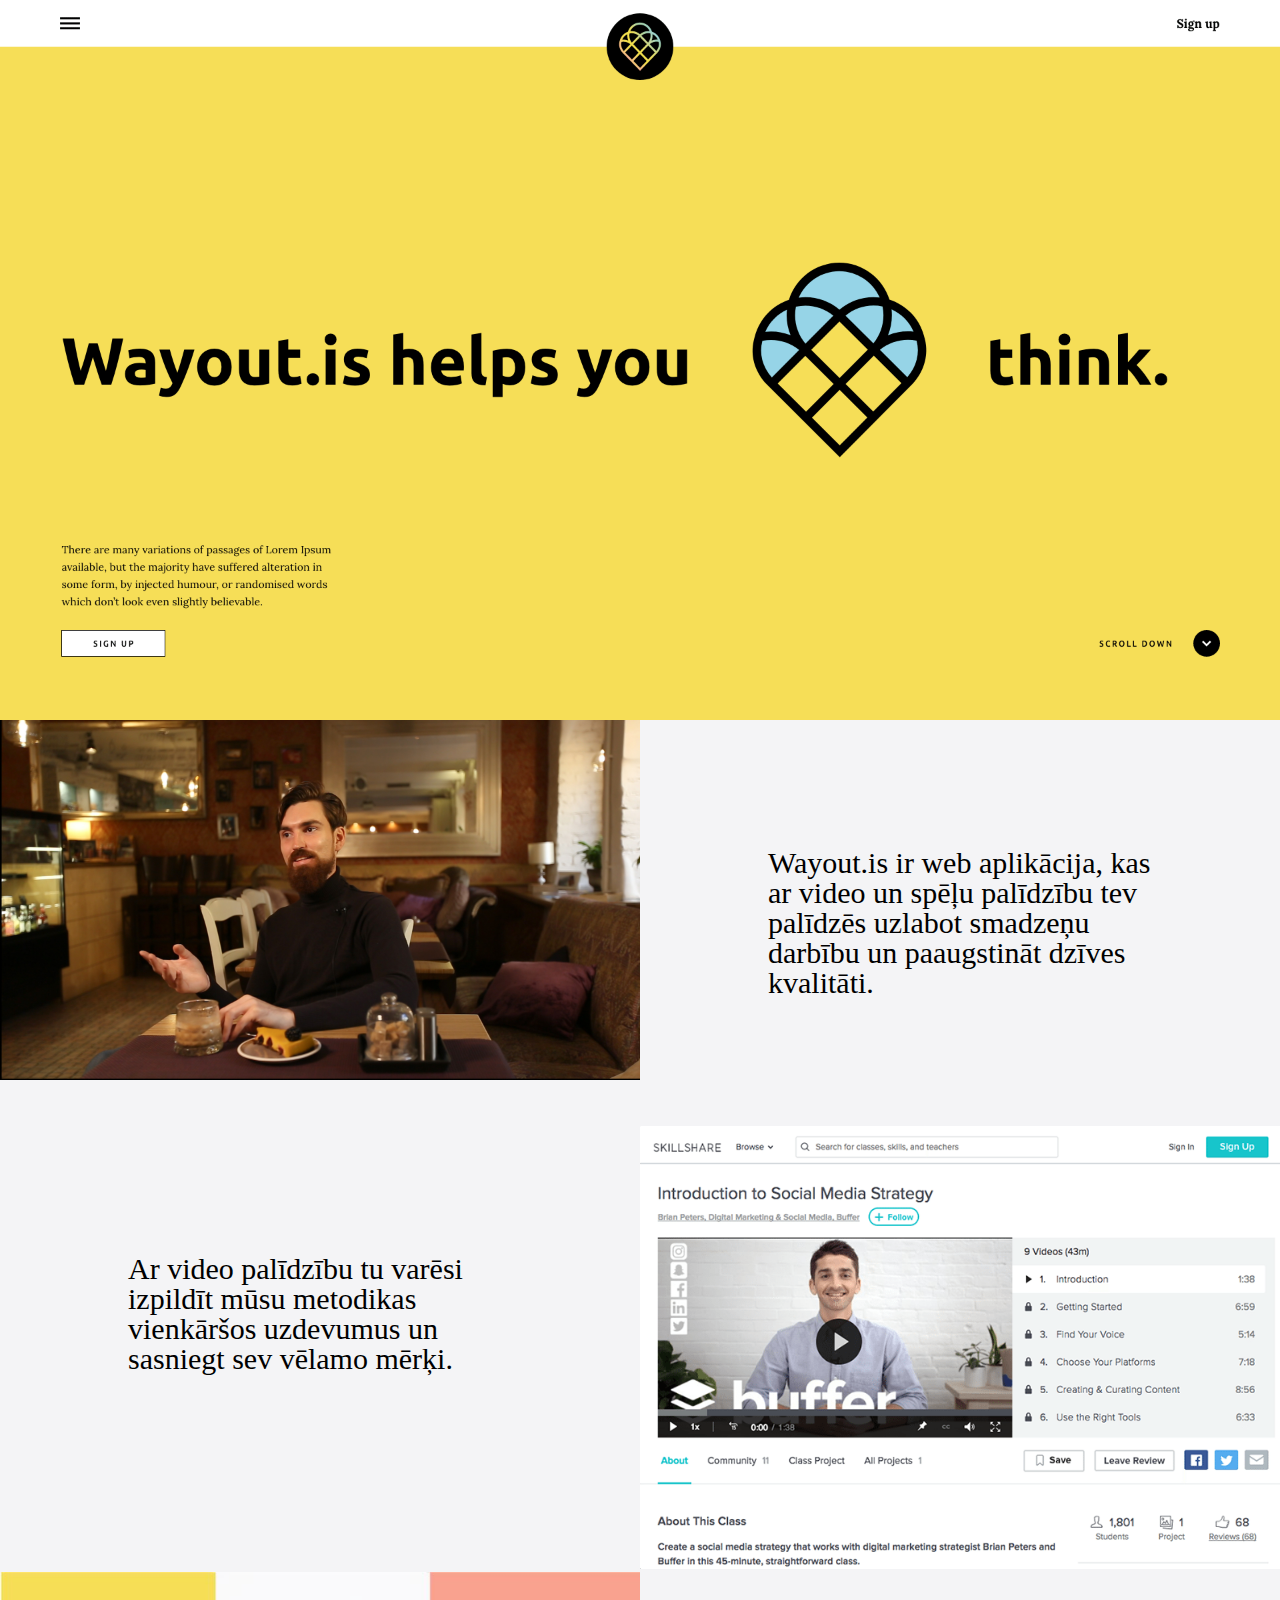
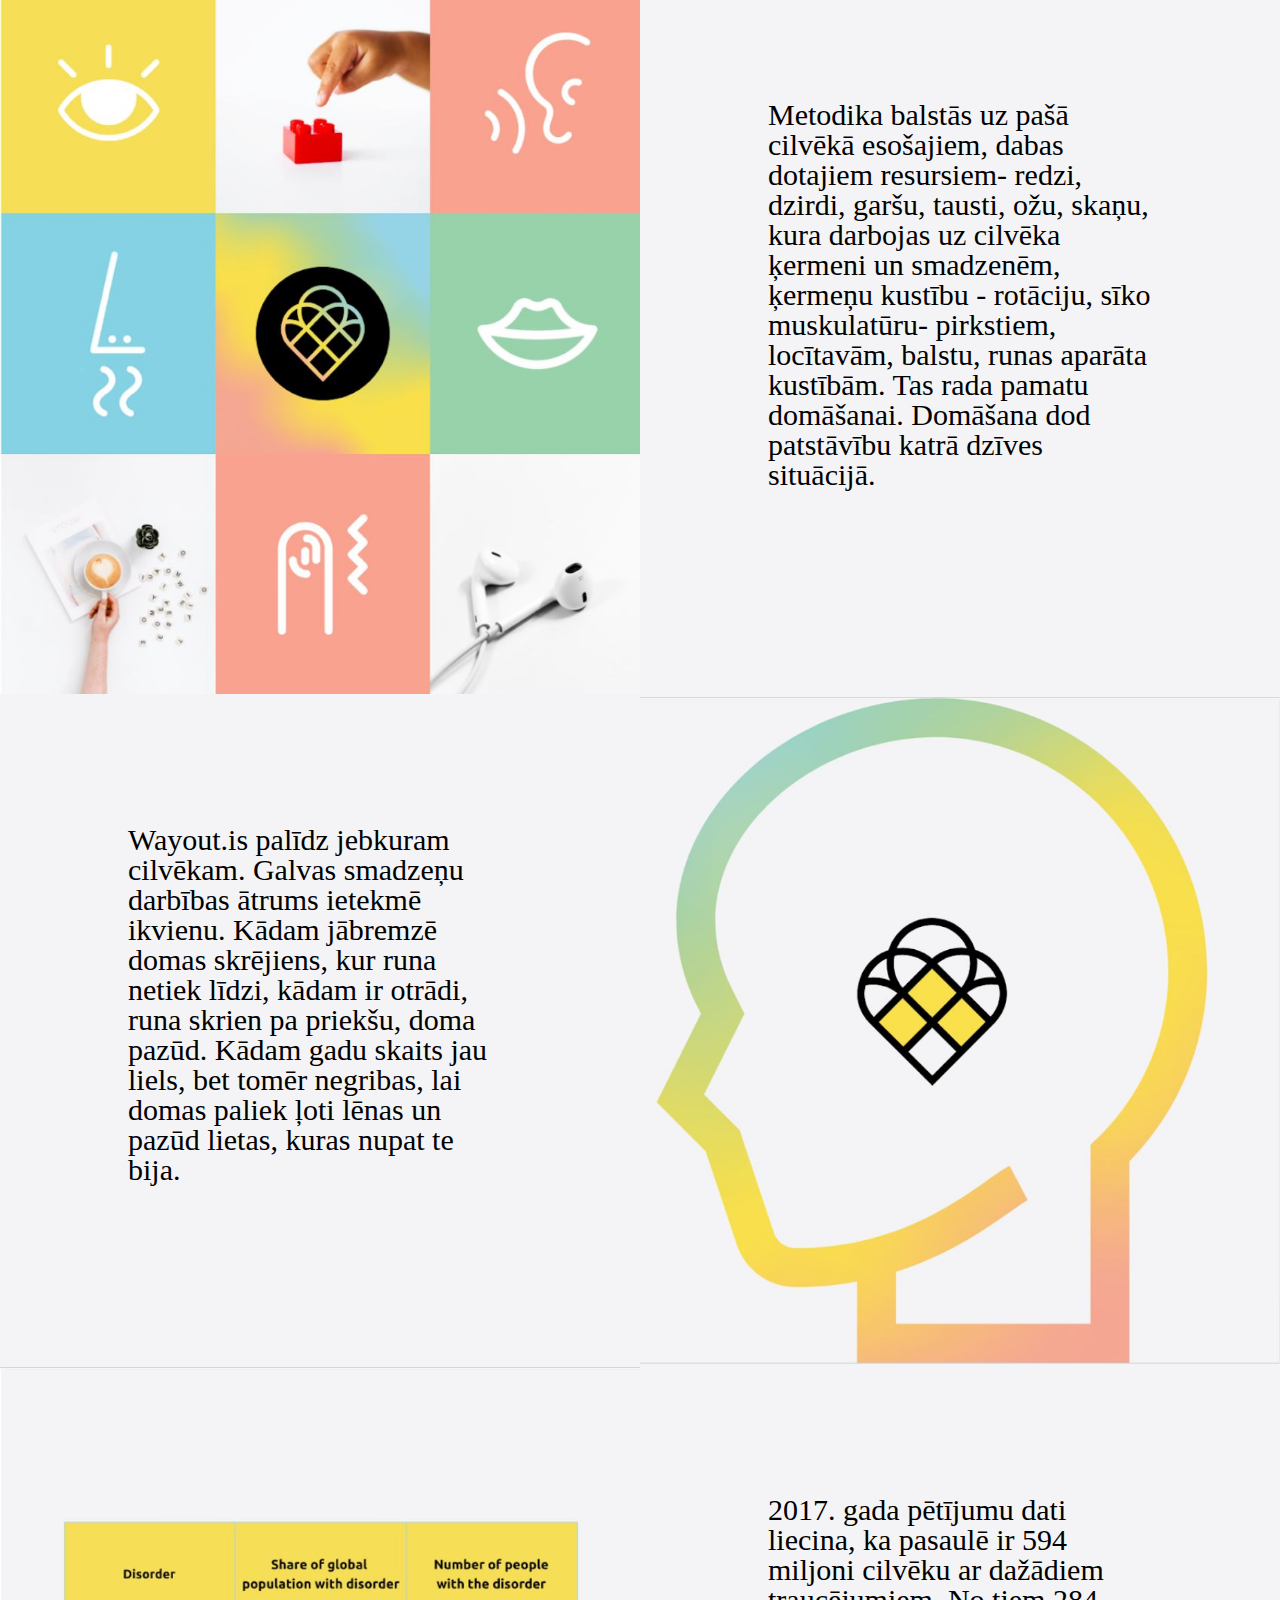
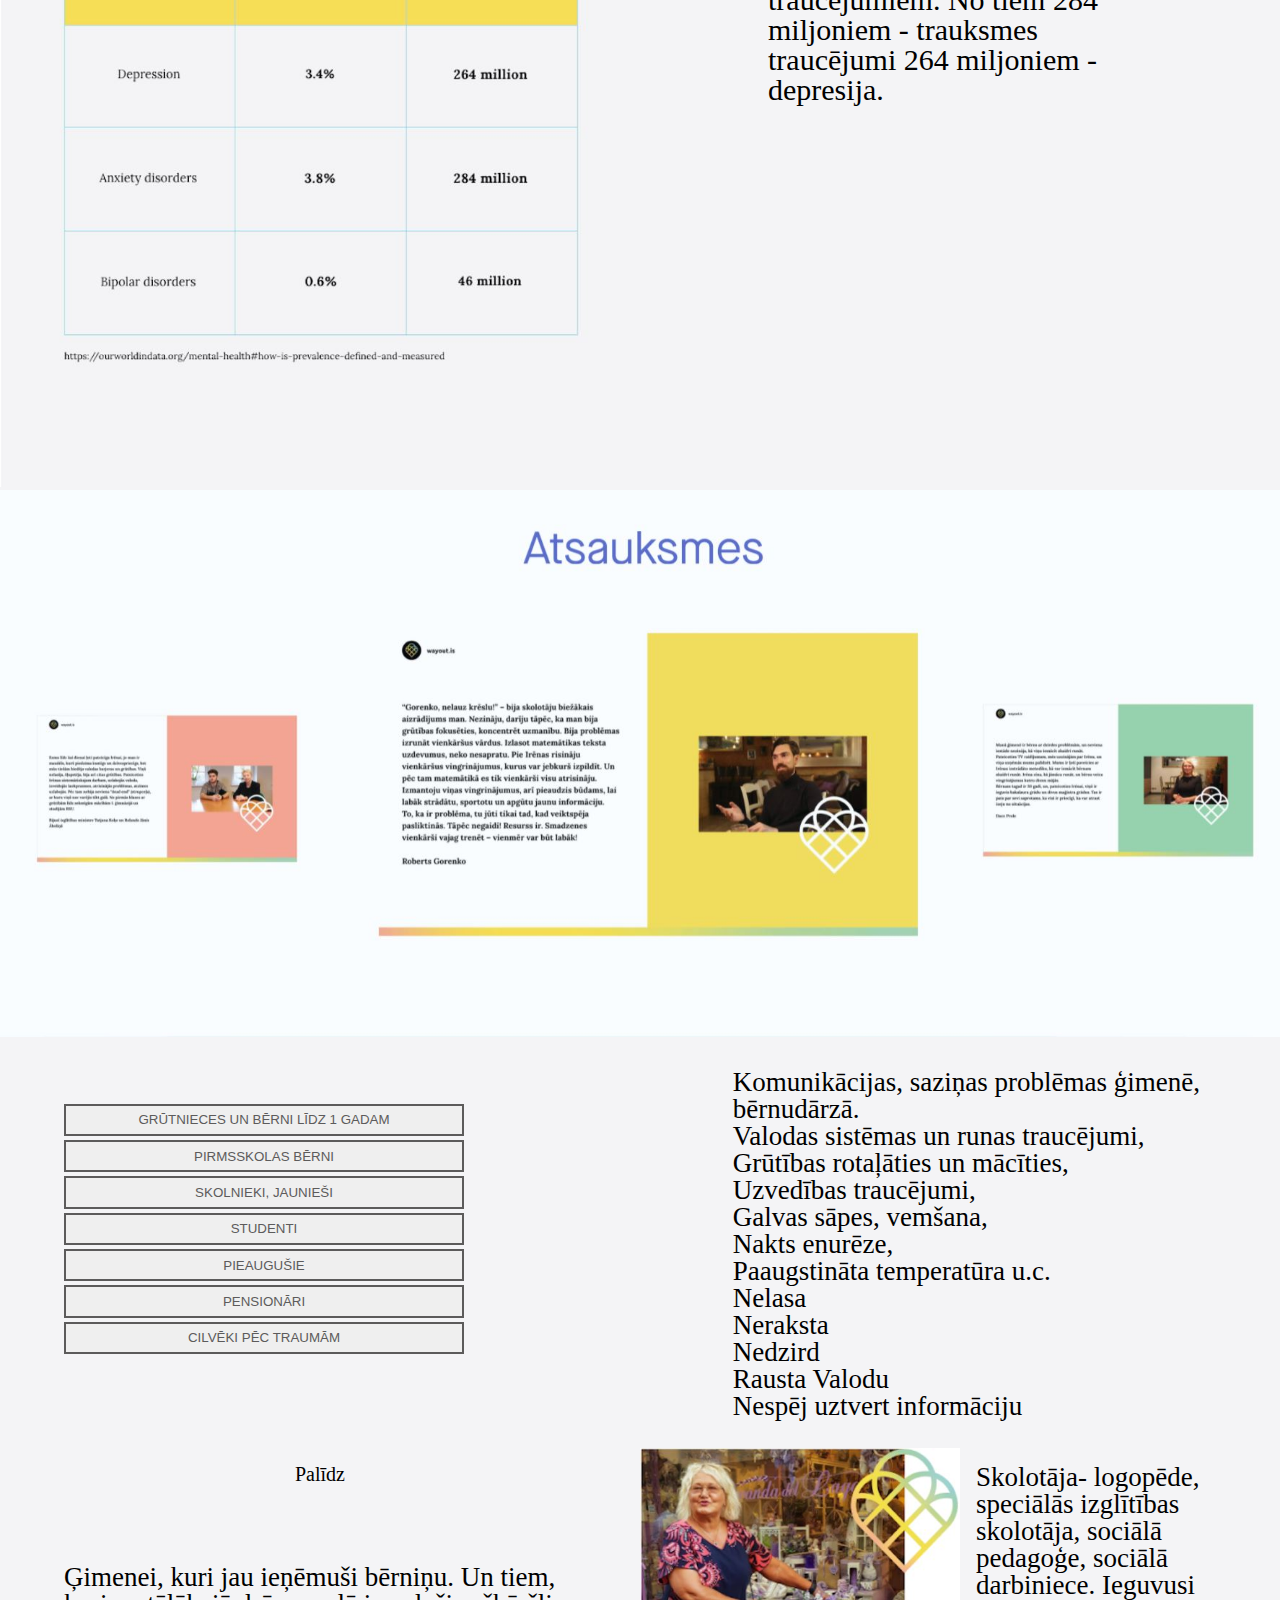
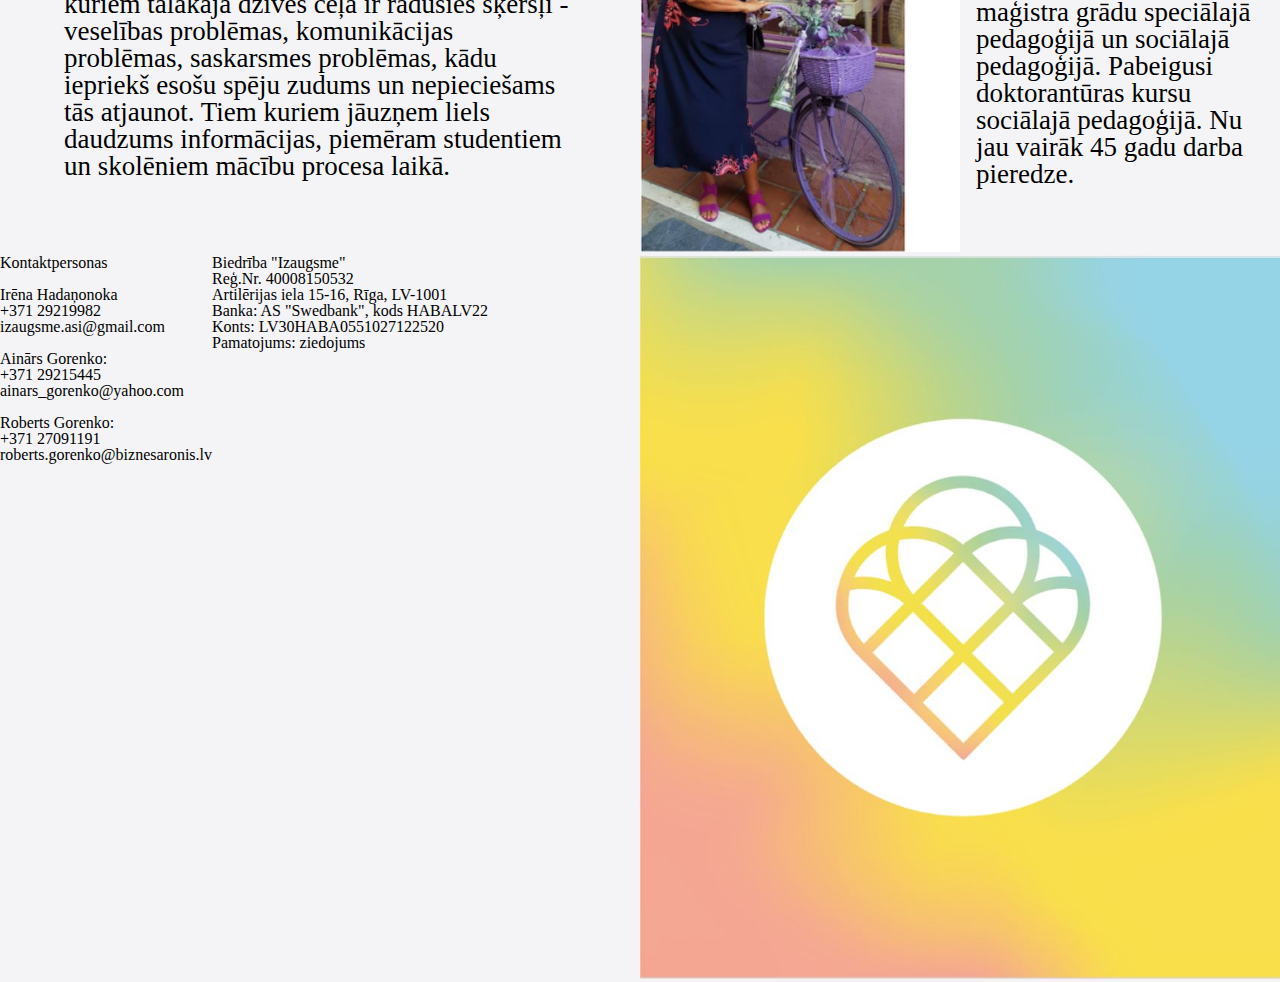
<file: md2/flex/index.html>
<!DOCTYPE html>
<html>
<head>
<title>WayOut.IS</title>
<link rel="stylesheet" href="css/styles.css">
</head>

<body>
<div class="container">
    <div class="flex box1">
        <img src="img/wayout.gif.gif" class="introgif">
    </div>
        <div class="flex box2">
            <div class="box21 flex1">
                <img src="img/roberts_video.jpg" alt="roberts_video">
            </div>
            <div class="box22 flex1">
                <p>Wayout.is ir web aplikācija, kas ar video un spēļu 
                palīdzību tev palīdzēs uzlabot smadzeņu darbību un paaugstināt dzīves kvalitāti.
                </p>
            </div>    
        </div>

        <div class="flex box3 flexReverse">
            <div class="box31 flex1">
                <p>Ar video palīdzību tu varēsi izpildīt mūsu metodikas vienkāršos uzdevumus un sasniegt sev vēlamo mērķi.
                </p>
            </div>
            <div class="box32 flex1">
                <img src="img/onlinecourses.png" alt="online kursi">
            </div>    
        </div>

        <div class="flex box4">
            <div class="box41 flex1">
                <img src="img/metodika_balstas.JPG" alt="metodika_balstas">
            </div>
            <div class="box42 flex1">
                <p>Metodika balstās uz pašā cilvēkā esošajiem, dabas dotajiem resursiem- redzi, dzirdi, garšu, tausti, ožu, skaņu, kura darbojas uz cilvēka ķermeni un smadzenēm, ķermeņu kustību - rotāciju, sīko muskulatūru- pirkstiem, locītavām, balstu, runas aparāta kustībām. Tas rada pamatu domāšanai. Domāšana dod patstāvību katrā dzīves situācijā.
                </p>
            </div>    
        </div>

        <div class="flex box5 flexReverse">
            <div class="box51 flex1">
                <p>	Wayout.is palīdz jebkuram cilvēkam. Galvas smadzeņu darbības ātrums ietekmē ikvienu. Kādam jābremzē domas skrējiens, kur runa netiek līdzi, kādam ir otrādi, runa skrien pa priekšu, doma pazūd. Kādam gadu skaits jau liels, bet tomēr negribas, lai domas paliek ļoti lēnas un pazūd lietas, kuras nupat te bija. 
                </p>
            </div>
            <div class="box52 flex1">
                <img src="img/wayout_palidz.JPG">
            </div>    
        </div>

        <div class="flex box6">
            <div class="box61 flex1">
                <img src="img/petijumu_dati.JPG">
            </div>
            <div class="box62 flex1">
                <p>2017. gada pētījumu dati liecina, ka pasaulē ir 594 miljoni cilvēku ar dažādiem traucējumiem. No tiem 284 miljoniem - trauksmes traucējumi 264 miljoniem - depresija.</p>
            </div>    
        </div>

        <div class="flex box7">
            <div class="box71">
                <img src="img/atsaukmses.JPG">
            </div>
  
        </div>

        <div class="flex box8">
            <div class="box81 flex1">
                <button type="button" class="myButton">Grūtnieces un bērni līdz 1 gadam</button><br>
                <button type="button" class="myButton">Pirmsskolas bērni</button><br>
                <button type="button" class="myButton">Skolnieki, jaunieši</button><br>
                <button type="button" class="myButton">Studenti</button><br>
                <button type="button" class="myButton">Pieaugušie</button><br>
                <button type="button" class="myButton">Pensionāri</button><br>
                <button type="button" class="myButton">Cilvēki pēc traumām</button><br>
            </div>
            <div class="box82 flex1">
                <p>Komunikācijas, saziņas problēmas ģimenē, bērnudārzā.<br>
                    Valodas sistēmas un runas traucējumi, <br>
                    Grūtības rotaļāties un mācīties,     <br>           
                    Uzvedības traucējumi,               <br>   
                    Galvas sāpes, vemšana,         <br>         
                    Nakts enurēze,                <br>    
                    Paaugstināta temperatūra u.c.     <br>             
                    Nelasa                  <br>
                    Neraksta                  <br>
                    Nedzird                   <br>
                    Rausta Valodu                  <br> 
                    Nespēj uztvert informāciju<br>
                    </p>
            </div>    
        </div>
        <div class="flex box9">
            <div class="box91"><br>
                <h2 class="palidz">Palīdz</h2><br>
                <p>Ģimenei, kuri jau ieņēmuši bērniņu. Un tiem, kuriem tālākajā dzīves ceļā ir radušies šķēršļi - 
                    veselības problēmas, komunikācijas problēmas, saskarsmes problēmas, kādu iepriekš esošu spēju 
                    zudums un nepieciešams tās atjaunot. Tiem kuriem jāuzņem liels daudzums informācijas, piemēram 
                    studentiem un skolēniem mācību procesa laikā.</p>
            </div>
            <div class="box92 flex">
                <div class="box921 flex1">
                    <img src="img/irena.JPG">
                </div>
                <div class="box922 flex1">
                    <p>Skolotāja- logopēde, speciālās izglītības skolotāja, sociālā pedagoģe, sociālā darbiniece. 
                        Ieguvusi maģistra grādu speciālajā pedagoģijā un sociālajā pedagoģijā. Pabeigusi 
                        doktorantūras kursu sociālajā pedagoģijā. Nu jau vairāk 45 gadu darba pieredze.</p>
                </div>
            </div>    
        </div>
        <div class="flex box10">
            <div class="box101 flex1">
            </div>
            <div class="box102 flex1">
                
            </div>    
        </div>

        <div class="flex box11">
            <div class="flex box111 flex1">
                <div class="box1111">
                    <h3>Kontaktpersonas</h3>
                        <br>
                        <p>
                        Irēna Hadaņonoka<br>                       
                        +371 29219982       <br>             
                        izaugsme.asi@gmail.com<br>
                        <br>
                        Ainārs Gorenko:<br>                 
                        +371 29215445      <br>            
                        ainars_gorenko@yahoo.com<br>
                        <br>
                        Roberts Gorenko:<br>
                        +371 27091191       <br>       
                        roberts.gorenko@biznesaronis.lv<br>
                        </p>
                </div>
                <div class="box1112">
                    <p>
                        Biedrība "Izaugsme"<br> 
                        Reģ.Nr. 40008150532<br> 
                        Artilērijas iela 15-16, Rīga, LV-1001<br> 
                        Banka: AS "Swedbank", kods HABALV22<br> 
                        Konts: LV30HABA0551027122520<br> 
                        Pamatojums: ziedojums<br> 
                    </p>
                </div>
            </div>
            <div class="box112 flex1">
                <img src="img/kontakti.JPG">
            </div>    
        </div>



    </div>
</div>
</body>

</html>
</file>
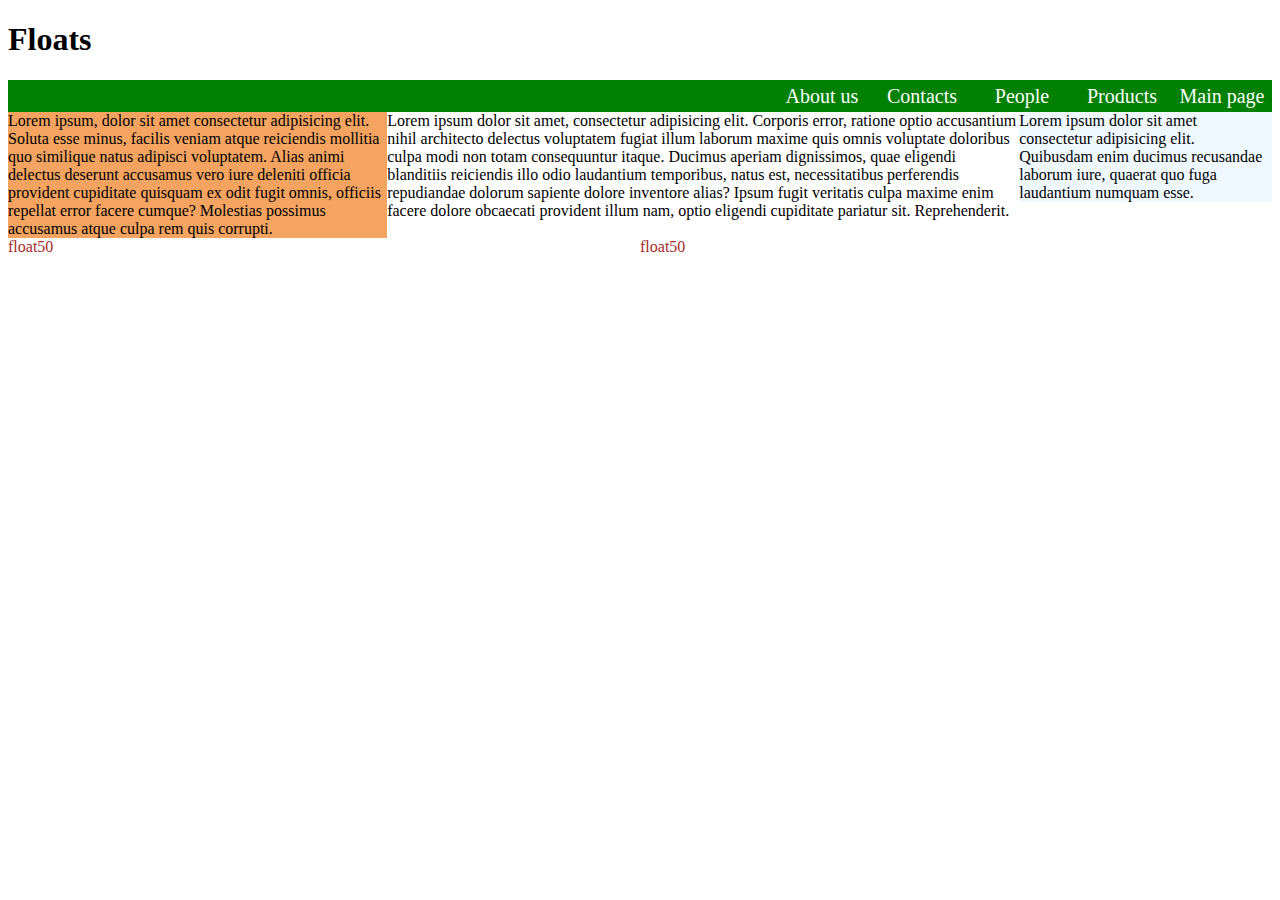
<file: md2/floats/index.html>
<!DOCTYPE html>
<html lang="en">
<head>
  <meta charset="UTF-8">
  <meta name="viewport" content="width=device-width, initial-scale=1.0">
  <title>Document</title>
  <link rel="stylesheet" href="css/style.css">
</head>
<body>
  <div class="container">
    <header>
      <h1>Floats</h1>
    </header>
    <nav>
      <ul>
        <li>Main page</li>
        <li>Products</li>
        <li>People</li>
        <li>Contacts</li>
        <li>About us</li>
      </ul>
      <div class="clearfix"></div>
    </nav>
    <main>
      <section id="section1">
        <div class="lfloated">
          Lorem ipsum, dolor sit amet consectetur adipisicing elit. Soluta esse minus, facilis veniam atque reiciendis mollitia quo similique natus adipisci voluptatem. Alias animi delectus deserunt accusamus vero iure deleniti officia provident cupiditate quisquam ex odit fugit omnis, officiis repellat error facere cumque? Molestias possimus accusamus atque culpa rem quis corrupti.
        </div>
        <div class="rfloated">
          Lorem ipsum dolor sit amet consectetur adipisicing elit. Quibusdam enim ducimus recusandae laborum iure, quaerat quo fuga laudantium numquam esse.
        </div>
        <div class="ordinary">
          Lorem ipsum dolor sit amet, consectetur adipisicing elit. Corporis error, ratione optio accusantium nihil architecto delectus voluptatem fugiat illum laborum maxime quis omnis voluptate doloribus culpa modi non totam consequuntur itaque. Ducimus aperiam dignissimos, quae eligendi blanditiis reiciendis illo odio laudantium temporibus, natus est, necessitatibus perferendis repudiandae dolorum sapiente dolore inventore alias? Ipsum fugit veritatis culpa maxime enim facere dolore obcaecati provident illum nam, optio eligendi cupiditate pariatur sit. Reprehenderit.
          
        </div>
      </section>
      <div class="clearfix"></div>
      <section id="section2">
        <div class="float50">float50</div>
        <div class="float50">float50</div>
      </section>
      <div class="clearfix"></div>
    </main>
    <footer></footer>
  </div>
</body>
</html>
</file>
<file: md2/flex/css/styles.css>
body{
	background-color:rgb(244, 244, 246);
}

.palidz {
	font-size: 20px;
	text-align: center;
}

.flex{ 
    display: flex;
}

.introgif {
    width: 100%;
}

.box7 {
    width: 100%;
}

img {
    width: 100%;
	height: auto;
    }

.flex1{
	flex:1;
	max-width: 50%;
}

.box22,
.box31,
.box42,
.box51,
.box62,
.box91{
	background-color:rgb(244, 244, 246);
	max-width: 50%;
	
}

.box22 p,
.box31 p,
.box42 p,
.box51 p,
.box62 p
{
	padding: 20%;
	font-size: 30px;

}

.box922 p,
.box82 p {
	font-size: 27px;
	padding: 5%;
}

.box91 p {
	padding: 10%;
	font-size: 27px;
	
}

.box81 {
	padding: 5%;
}

button{
    width: 400px;
    text-align: left;
    margin: 0.3em;
}

.myButton {
display:inline-block;
padding:0.5em 3em;
border:0.16em solid #5c5b5b;
margin:0 0.3em 0.3em 0;
box-sizing: border-box;
text-decoration:none;
text-transform:uppercase;
font-family:'Roboto',sans-serif;
font-weight:400;
color:#5c5b5b;
text-align:center;
transition: all 0.15s;
}
.myButton:hover {
	color:#030303;
 border-color:#DDDDDD;
}
.myButton:active {
	color:#BBBBBB;
 border-color:#BBBBBB;
}

@media only screen and (max-width: 900px){
	.flex{
		flex-direction: column;
		}
		.flex1{
			flex:1;
			max-width: 100%;
		}
		
		.box22,
		.box31,
		.box42,
		.box51,
		.box62,
		.box91{
			background-color:rgb(244, 244, 246);
			max-width: 100%;

}
.flexReverse {
	flex-direction:column-reverse;
}

}


/* Reset CSS MeyerWeb.com */

html, body, div, span, applet, object, iframe,
h1, h2, h3, h4, h5, h6, p, blockquote, pre,
a, abbr, acronym, address, big, cite, code,
del, dfn, em, img, ins, kbd, q, s, samp,
small, strike, strong, sub, sup, tt, var,
b, u, i, center,
dl, dt, dd, ol, ul, li,
fieldset, form, label, legend,
table, caption, tbody, tfoot, thead, tr, th, td,
article, aside, canvas, details, embed, 
figure, figcaption, footer, header, hgroup, 
menu, nav, output, ruby, section, summary,
time, mark, audio, video {
	margin: 0;
	padding: 0;
	border: 0;
	font-size: 100%;
	font: inherit;
	vertical-align: baseline;
}
/* HTML5 display-role reset for older browsers */
article, aside, details, figcaption, figure, 
footer, header, hgroup, menu, nav, section {
	display: block;
}
body {
	line-height: 1;
}
ol, ul {
	list-style: none;
}
blockquote, q {
	quotes: none;
}
blockquote:before, blockquote:after,
q:before, q:after {
	content: '';
	content: none;
}
table {
	border-collapse: collapse;
	border-spacing: 0;
}
</file>
<file: md2/floats/css/style.css>
*{
  box-sizing: border-box;
}

div, section{
  /* border: 1px solid black; */
}

.lfloated{
  float: left;
  width: 30%;
  background-color: sandybrown;
}

.rfloated{
  float: right;
  width: 20%;
  background-color: aliceblue;
}

.ordinary{
  margin-left: 30%;
  margin-right: 20%;
}

.clearfix{
  content: "";
  clear: both;
  display: table;
}

#section2{
  color: brown;
}

.float50{
  float: left;
  width: 50%;
}

nav{
  background-color: green;
  color: white;
}

nav ul {
  list-style-type: none;
}

nav ul li{
  /* display: inline-block; */
  width: 100px;
  height: 32px;
  line-height: 32px;
  font-size: 20px;
  text-align: center;
  float: right;
}
</file>
